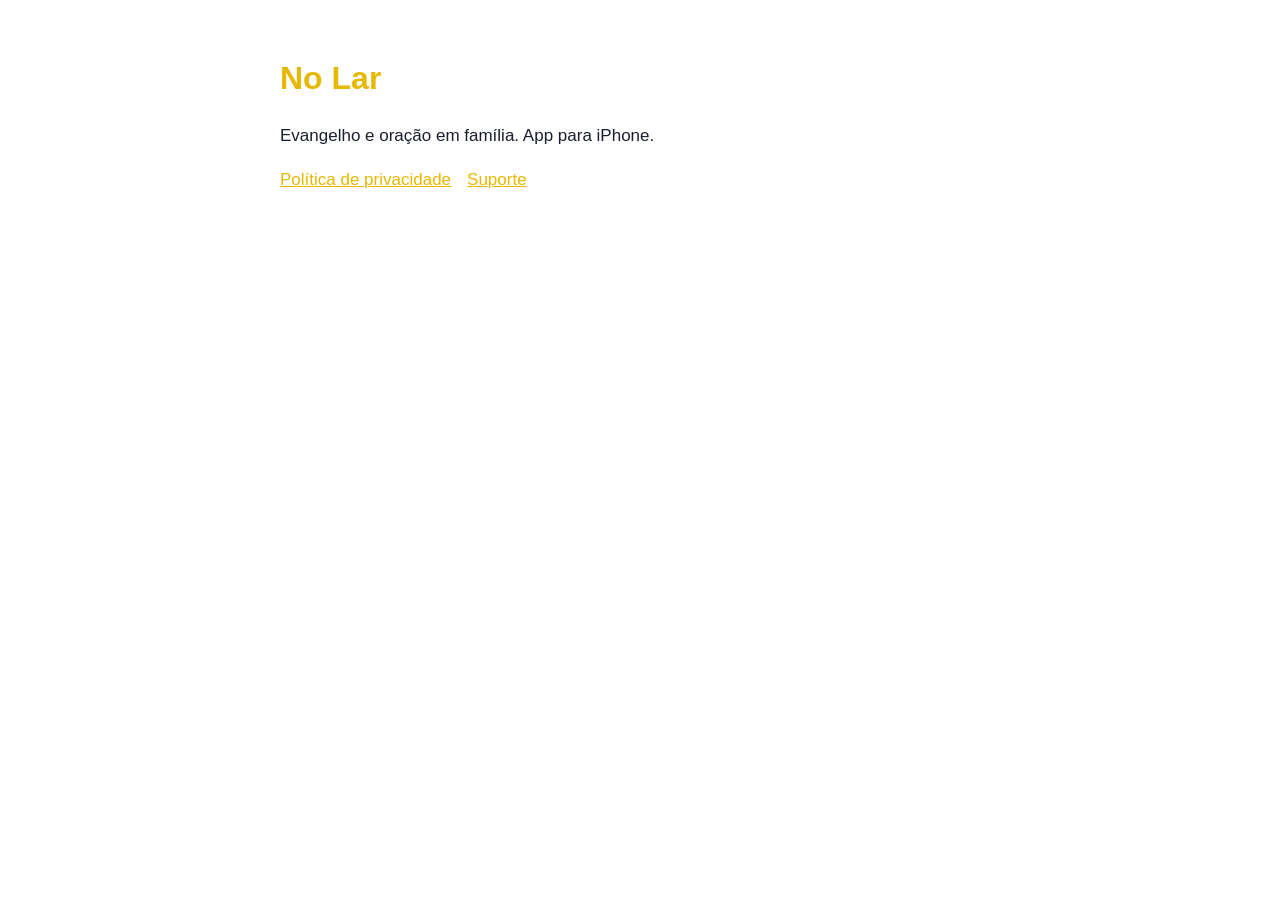
<file: index.html>
<!doctype html>
<html lang="pt-BR">
<head><meta charset="utf-8"><meta name="viewport" content="width=device-width, initial-scale=1"><title>No Lar</title><link rel="stylesheet" href="style.css"></head>
<body><main>
<h1>No Lar</h1>
<p>Evangelho e oração em família. App para iPhone.</p>
<nav><a href="privacidade/">Política de privacidade</a><a href="suporte/">Suporte</a></nav>
</main></body>
</html>
</file>
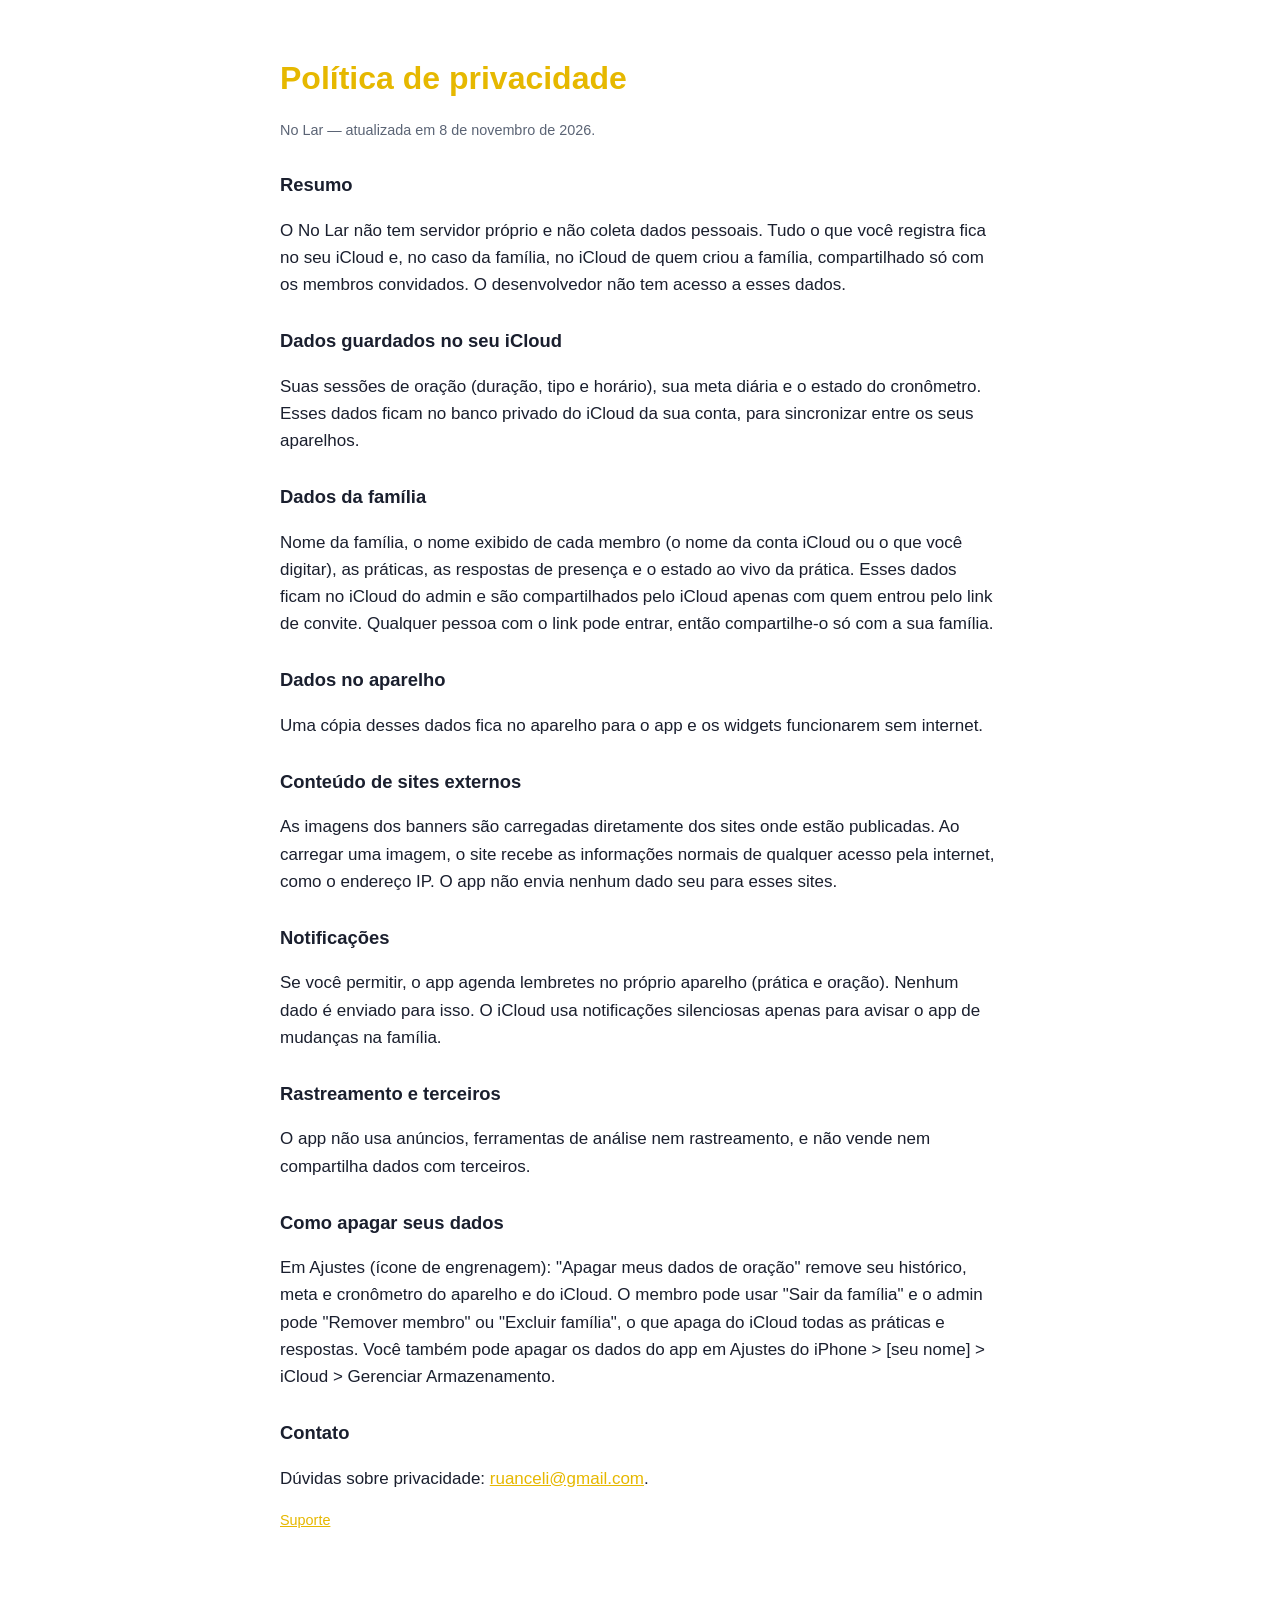
<file: privacidade/index.html>
<!doctype html>
<html lang="pt-BR">
<head><meta charset="utf-8"><meta name="viewport" content="width=device-width, initial-scale=1"><title>Política de privacidade — No Lar</title><link rel="stylesheet" href="../style.css"></head>
<body><main>
<h1>Política de privacidade</h1>
<p class="updated">No Lar — atualizada em 8 de novembro de 2026.</p>

<h2>Resumo</h2>
<p>O No Lar não tem servidor próprio e não coleta dados pessoais. Tudo o que você registra fica no seu iCloud e, no caso da família, no iCloud de quem criou a família, compartilhado só com os membros convidados. O desenvolvedor não tem acesso a esses dados.</p>

<h2>Dados guardados no seu iCloud</h2>
<p>Suas sessões de oração (duração, tipo e horário), sua meta diária e o estado do cronômetro. Esses dados ficam no banco privado do iCloud da sua conta, para sincronizar entre os seus aparelhos.</p>

<h2>Dados da família</h2>
<p>Nome da família, o nome exibido de cada membro (o nome da conta iCloud ou o que você digitar), as práticas, as respostas de presença e o estado ao vivo da prática. Esses dados ficam no iCloud do admin e são compartilhados pelo iCloud apenas com quem entrou pelo link de convite. Qualquer pessoa com o link pode entrar, então compartilhe-o só com a sua família.</p>

<h2>Dados no aparelho</h2>
<p>Uma cópia desses dados fica no aparelho para o app e os widgets funcionarem sem internet.</p>

<h2>Conteúdo de sites externos</h2>
<p>As imagens dos banners são carregadas diretamente dos sites onde estão publicadas. Ao carregar uma imagem, o site recebe as informações normais de qualquer acesso pela internet, como o endereço IP. O app não envia nenhum dado seu para esses sites.</p>

<h2>Notificações</h2>
<p>Se você permitir, o app agenda lembretes no próprio aparelho (prática e oração). Nenhum dado é enviado para isso. O iCloud usa notificações silenciosas apenas para avisar o app de mudanças na família.</p>

<h2>Rastreamento e terceiros</h2>
<p>O app não usa anúncios, ferramentas de análise nem rastreamento, e não vende nem compartilha dados com terceiros.</p>

<h2>Como apagar seus dados</h2>
<p>Em Ajustes (ícone de engrenagem): "Apagar meus dados de oração" remove seu histórico, meta e cronômetro do aparelho e do iCloud. O membro pode usar "Sair da família" e o admin pode "Remover membro" ou "Excluir família", o que apaga do iCloud todas as práticas e respostas. Você também pode apagar os dados do app em Ajustes do iPhone &gt; [seu nome] &gt; iCloud &gt; Gerenciar Armazenamento.</p>

<h2>Contato</h2>
<p>Dúvidas sobre privacidade: <a href="mailto:ruanceli@gmail.com">ruanceli@gmail.com</a>.</p>

<footer><p><a href="../suporte/">Suporte</a></p></footer>
</main></body>
</html>
</file>
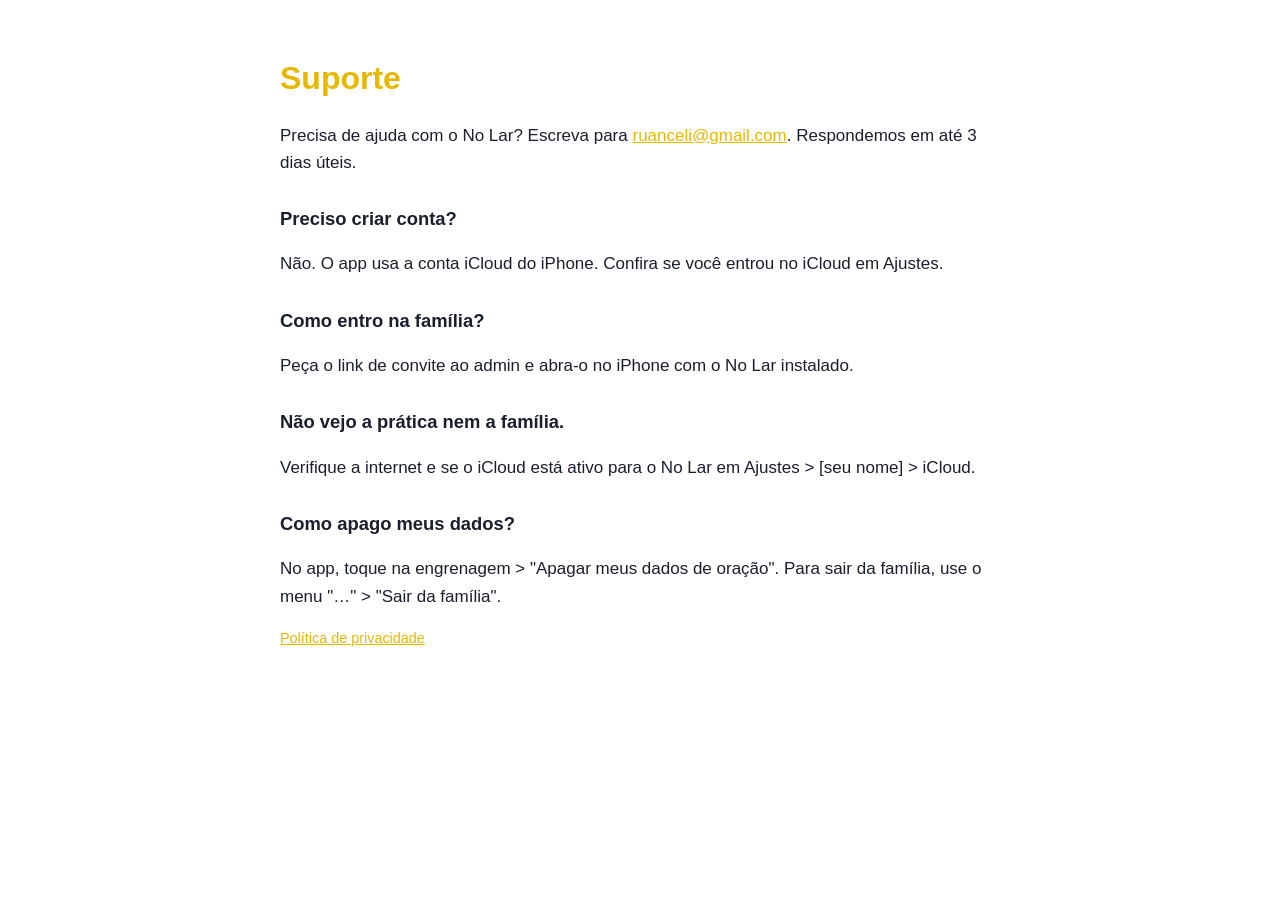
<file: suporte/index.html>
<!doctype html>
<html lang="pt-BR">
<head><meta charset="utf-8"><meta name="viewport" content="width=device-width, initial-scale=1"><title>Suporte — No Lar</title><link rel="stylesheet" href="../style.css"></head>
<body><main>
<h1>Suporte</h1>
<p>Precisa de ajuda com o No Lar? Escreva para <a href="mailto:ruanceli@gmail.com">ruanceli@gmail.com</a>. Respondemos em até 3 dias úteis.</p>

<h2>Preciso criar conta?</h2>
<p>Não. O app usa a conta iCloud do iPhone. Confira se você entrou no iCloud em Ajustes.</p>

<h2>Como entro na família?</h2>
<p>Peça o link de convite ao admin e abra-o no iPhone com o No Lar instalado.</p>

<h2>Não vejo a prática nem a família.</h2>
<p>Verifique a internet e se o iCloud está ativo para o No Lar em Ajustes &gt; [seu nome] &gt; iCloud.</p>

<h2>Como apago meus dados?</h2>
<p>No app, toque na engrenagem &gt; "Apagar meus dados de oração". Para sair da família, use o menu "…" &gt; "Sair da família".</p>

<footer><p><a href="../privacidade/">Política de privacidade</a></p></footer>
</main></body>
</html>
</file>
<file: style.css>
:root { color-scheme: light dark; --accent: #e6b800; --bg: #ffffff; --fg: #1a1f2e; --muted: #5b6475; }
@media (prefers-color-scheme: dark) { :root { --bg: #081e4a; --fg: #ffffff; --muted: #a4b0c7; --accent: #ffcc0f; } }
body { margin: 0; background: var(--bg); color: var(--fg); font: 17px/1.6 -apple-system, BlinkMacSystemFont, "Segoe UI", Roboto, sans-serif; }
main { max-width: 720px; margin: 0 auto; padding: 32px 20px 64px; }
h1 { color: var(--accent); font-size: 2rem; margin-bottom: 4px; }
h2 { font-size: 1.15rem; margin-top: 28px; }
.updated, footer { color: var(--muted); font-size: 0.9rem; }
a { color: var(--accent); }
nav a { margin-right: 16px; }
</file>
